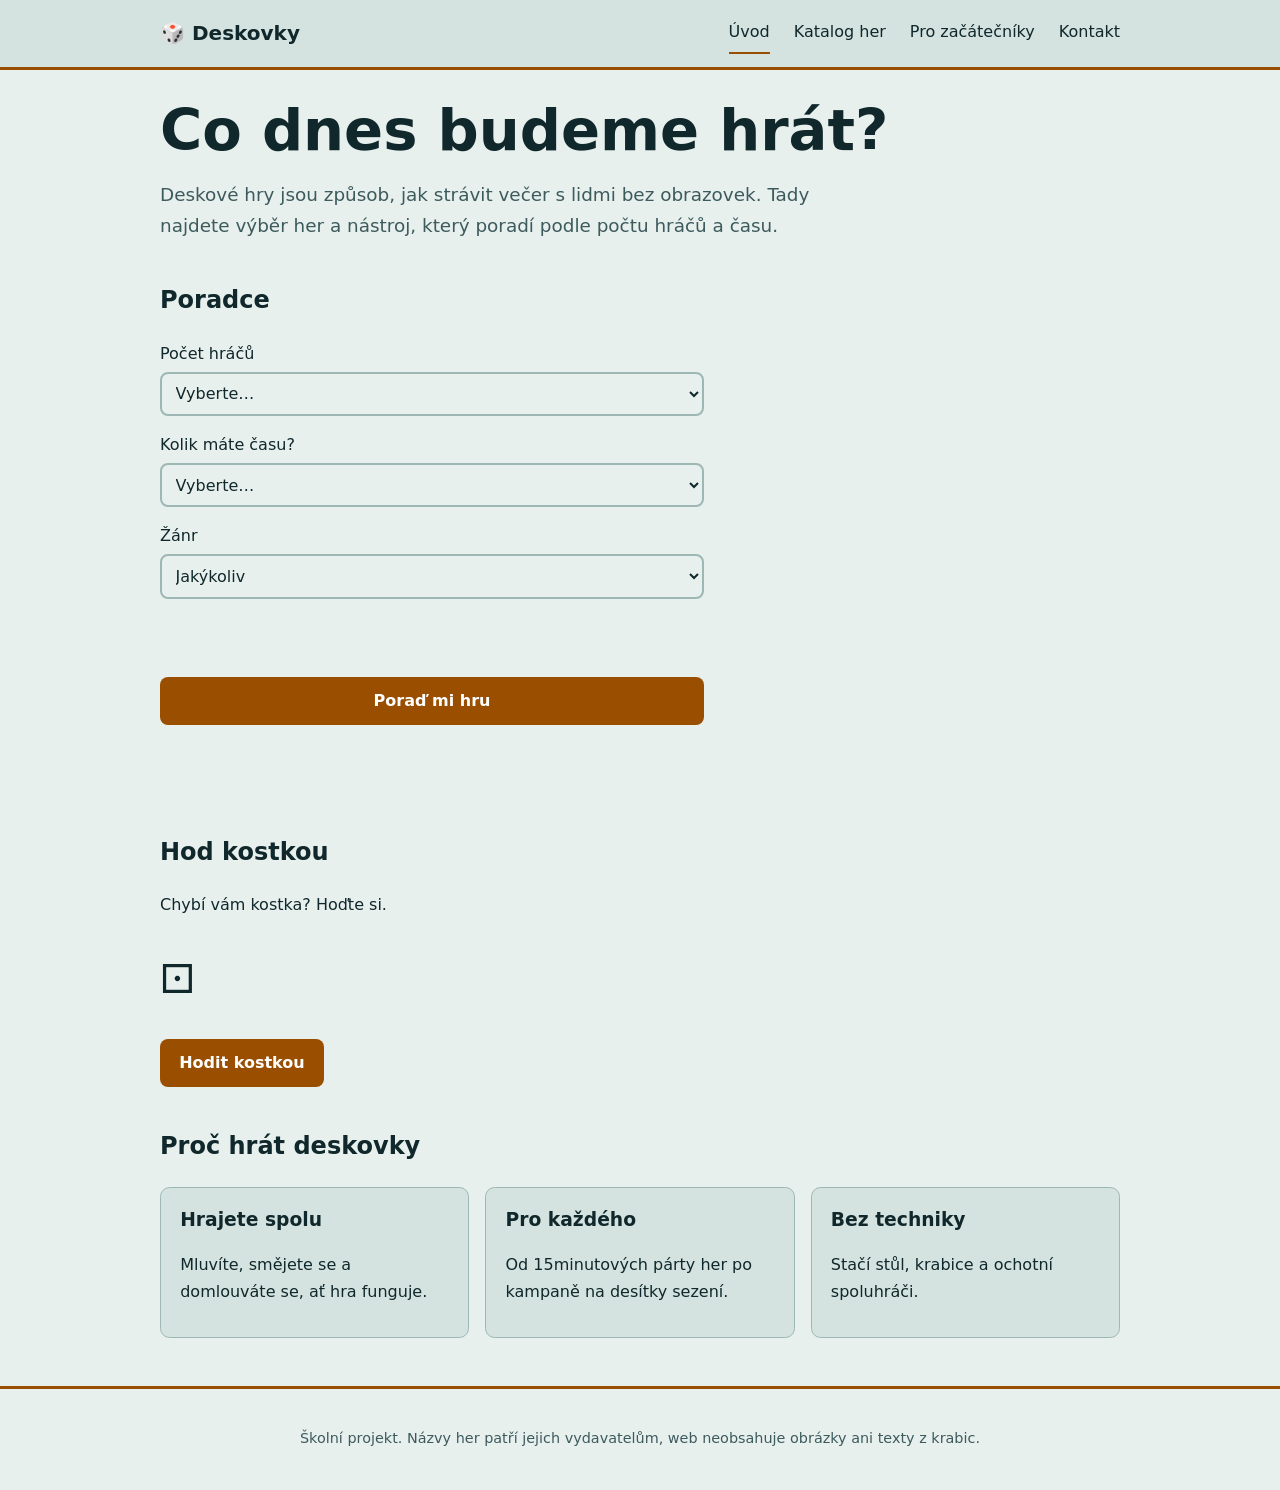
<file: index.html>
<!DOCTYPE html>
<html lang="cs">
<head>
<meta charset="UTF-8">
<meta name="viewport" content="width=device-width, initial-scale=1">
<title>Úvod – Deskovky</title>
<meta name="description" content="Přehled deskových her, výběr hry podle počtu hráčů a času a základní tipy pro začátečníky.">
<link rel="stylesheet" href="style.css">
<script src="script.js" defer></script>
</head>
<body>
<a class="skip" href="#obsah">Přeskočit na obsah</a>
<header>
<div class="bar">
<a class="logo" href="index.html">🎲 Deskovky</a>
<button id="menu-btn" type="button" aria-expanded="false" aria-controls="menu">Menu</button>
<nav id="menu" aria-label="Hlavní navigace">
<ul>
<li><a href="index.html" aria-current="page">Úvod</a></li>
<li><a href="hry.html">Katalog her</a></li>
<li><a href="zacatecnici.html">Pro začátečníky</a></li>
<li><a href="kontakt.html">Kontakt</a></li>
</ul>
</nav>
</div>
</header>
<main id="obsah">
<h1>Co dnes budeme hrát?</h1>
<p class="lead">Deskové hry jsou způsob, jak strávit večer s lidmi bez obrazovek. Tady najdete výběr her a nástroj, který poradí podle počtu hráčů a času.</p>

<h2>Poradce</h2>
<form id="picker" novalidate>
<label for="players">Počet hráčů
<select id="players"><option value="">Vyberte…</option><option>1</option><option>2</option><option>3</option><option>4</option><option>5</option><option>6</option></select>
</label>
<label for="time">Kolik máte času?
<select id="time"><option value="">Vyberte…</option><option value="30">Do 30 minut</option><option value="60">Do hodiny</option><option value="240">Klidně celý večer</option></select>
</label>
<label for="pick-genre">Žánr
<select id="pick-genre"><option value="">Jakýkoliv</option></select>
</label>
<p class="err" id="pick-err" role="alert"></p>
<button type="submit">Poraď mi hru</button>
</form>
<p class="out" id="pick-out" aria-live="polite"></p>

<h2>Hod kostkou</h2>
<p>Chybí vám kostka? Hoďte si.</p>
<p class="die" id="die" aria-hidden="true">⚀</p>
<button type="button" id="roll">Hodit kostkou</button>
<p id="roll-out" aria-live="polite"></p>

<h2>Proč hrát deskovky</h2>
<div class="grid cols">
<article class="card"><h3>Hrajete spolu</h3><p>Mluvíte, smějete se a domlouváte se, ať hra funguje.</p></article>
<article class="card"><h3>Pro každého</h3><p>Od 15minutových párty her po kampaně na desítky sezení.</p></article>
<article class="card"><h3>Bez techniky</h3><p>Stačí stůl, krabice a ochotní spoluhráči.</p></article>
</div>
</main>
<footer>
<p>Školní projekt. Názvy her patří jejich vydavatelům, web neobsahuje obrázky ani texty z krabic.</p>
</footer>
</body>
</html>
</file>
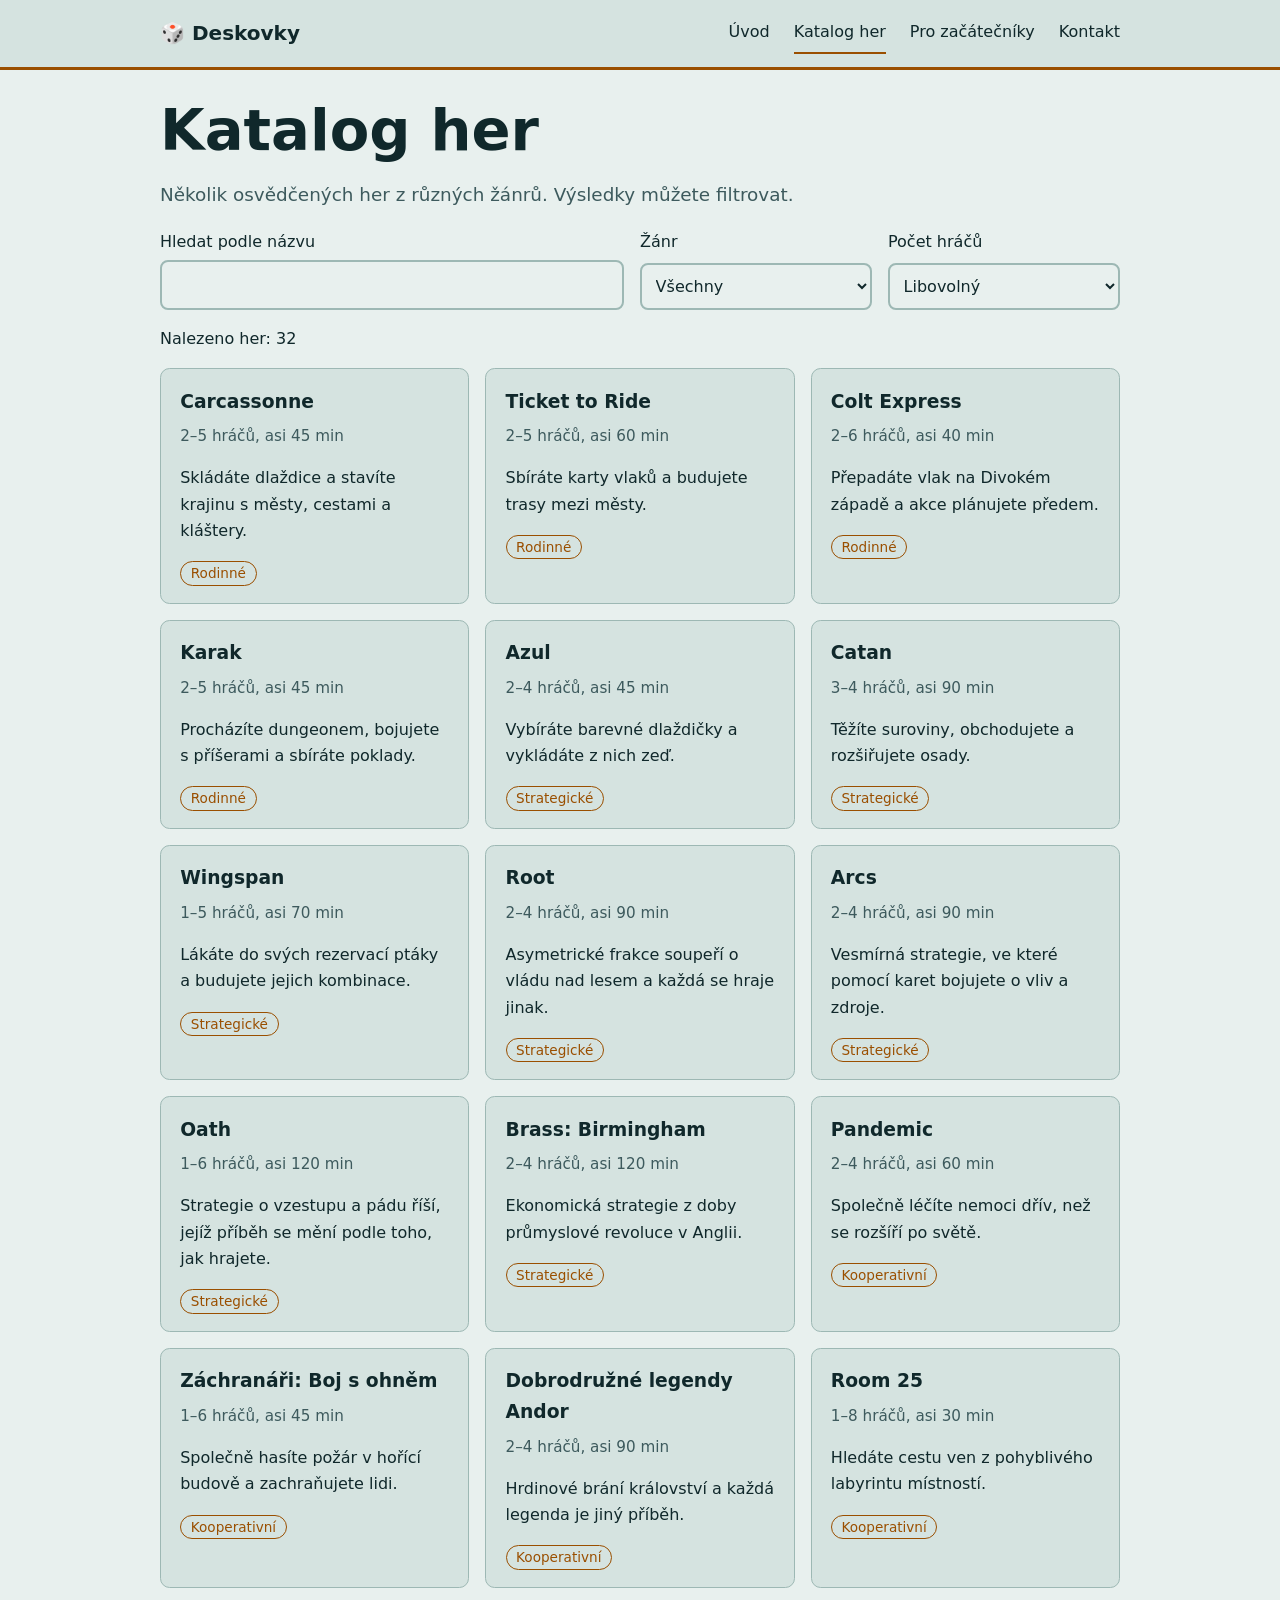
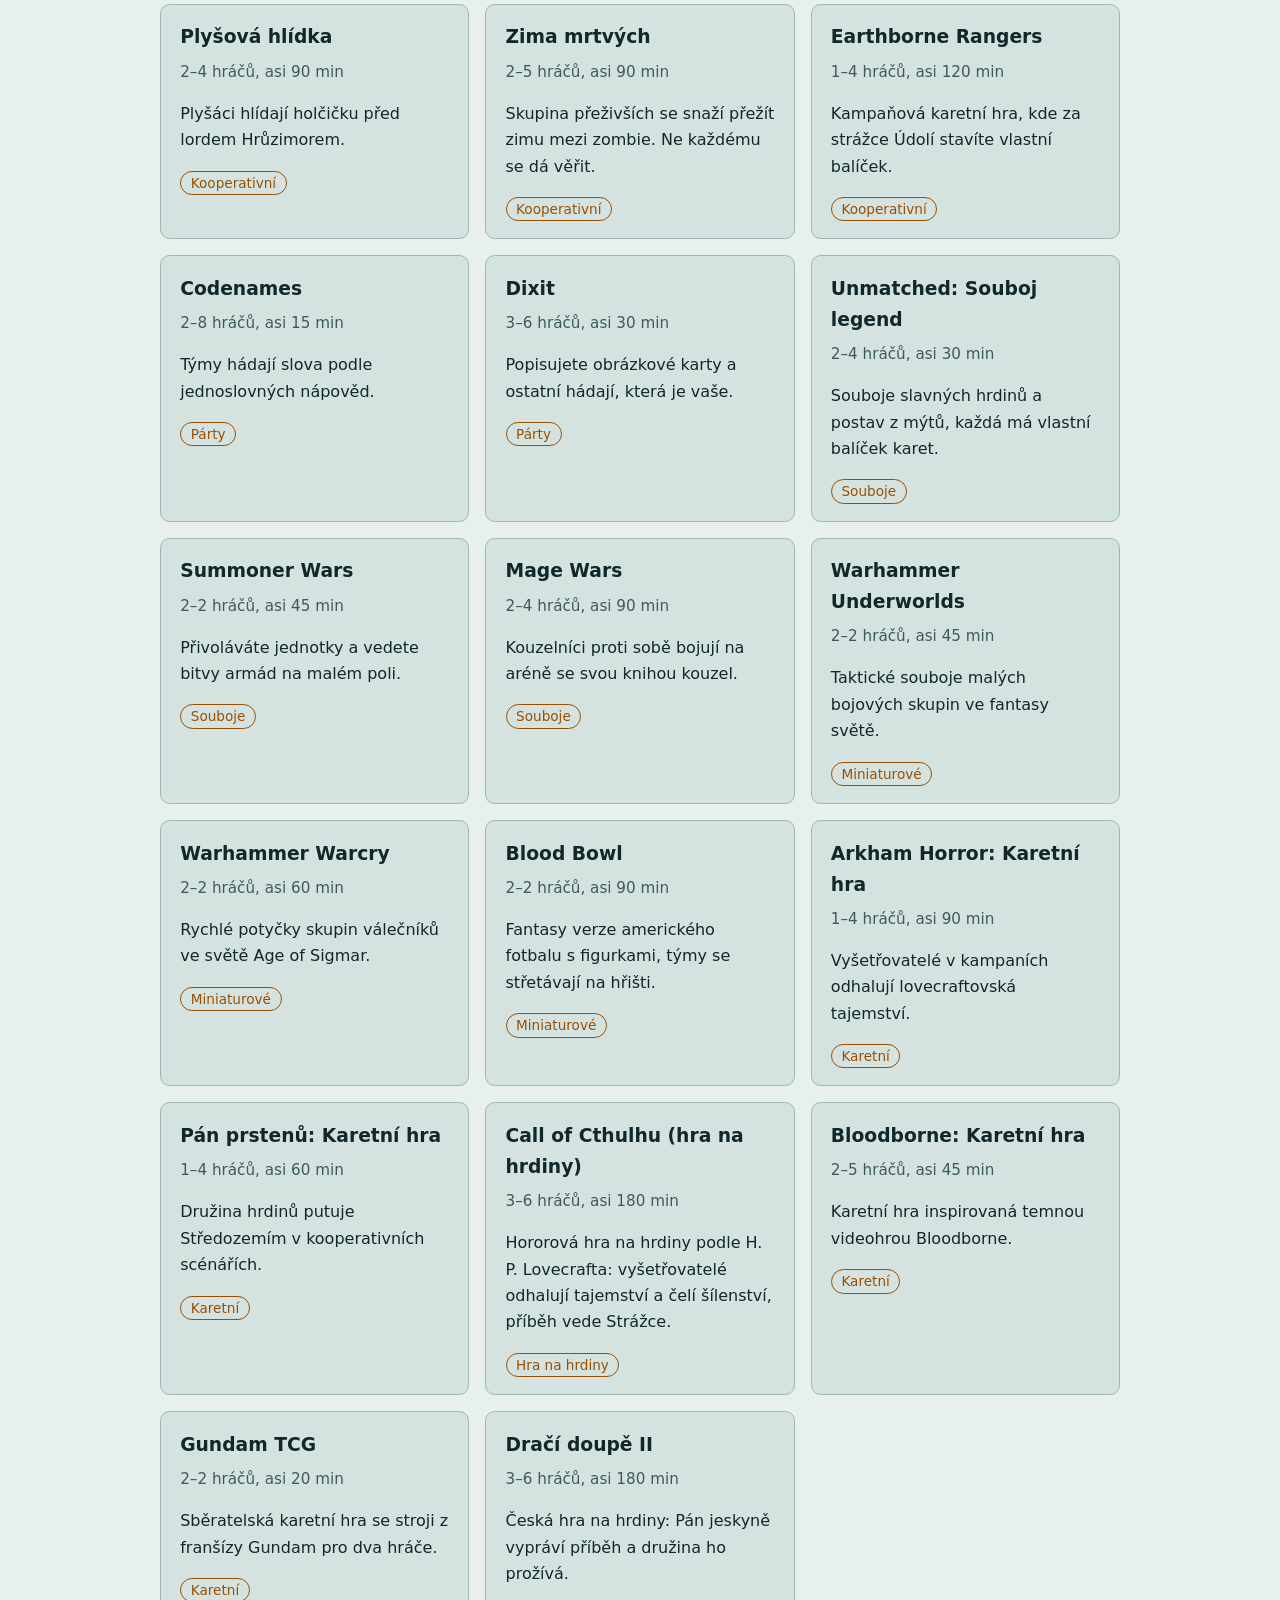
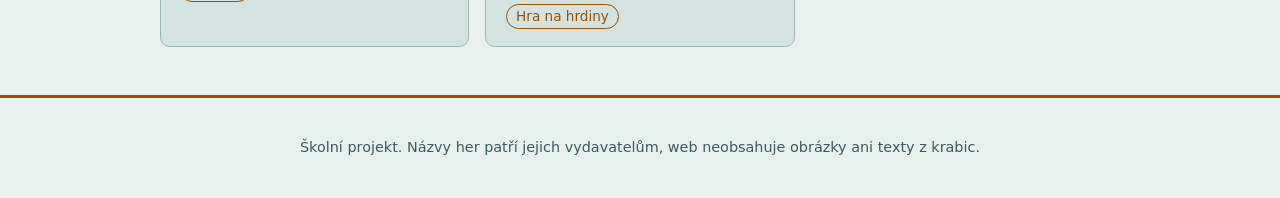
<file: hry.html>
<!DOCTYPE html>
<html lang="cs">
<head>
<meta charset="UTF-8">
<meta name="viewport" content="width=device-width, initial-scale=1">
<title>Katalog her – Deskovky</title>
<meta name="description" content="Přehled deskových her, výběr hry podle počtu hráčů a času a základní tipy pro začátečníky.">
<link rel="stylesheet" href="style.css">
<script src="script.js" defer></script>
</head>
<body>
<a class="skip" href="#obsah">Přeskočit na obsah</a>
<header>
<div class="bar">
<a class="logo" href="index.html">🎲 Deskovky</a>
<button id="menu-btn" type="button" aria-expanded="false" aria-controls="menu">Menu</button>
<nav id="menu" aria-label="Hlavní navigace">
<ul>
<li><a href="index.html">Úvod</a></li>
<li><a href="hry.html" aria-current="page">Katalog her</a></li>
<li><a href="zacatecnici.html">Pro začátečníky</a></li>
<li><a href="kontakt.html">Kontakt</a></li>
</ul>
</nav>
</div>
</header>
<main id="obsah">
<h1>Katalog her</h1>
<p class="lead">Několik osvědčených her z různých žánrů. Výsledky můžete filtrovat.</p>
<div class="filters" role="search">
<label for="q">Hledat podle názvu<input id="q" type="search" autocomplete="off"></label>
<label for="genre">Žánr<select id="genre"><option value="">Všechny</option></select></label>
<label for="cnt">Počet hráčů<select id="cnt"><option value="">Libovolný</option><option>1</option><option>2</option><option>3</option><option>4</option><option>5</option><option>6</option></select></label>
</div>
<p id="count" aria-live="polite"></p>
<div id="list" class="grid cols"></div>
<template id="game-tpl">
<article class="card">
<h3></h3>
<p class="meta"></p>
<p class="desc"></p>
<span class="tag"></span>
</article>
</template>
</main>
<footer>
<p>Školní projekt. Názvy her patří jejich vydavatelům, web neobsahuje obrázky ani texty z krabic.</p>
</footer>
</body>
</html>
</file>
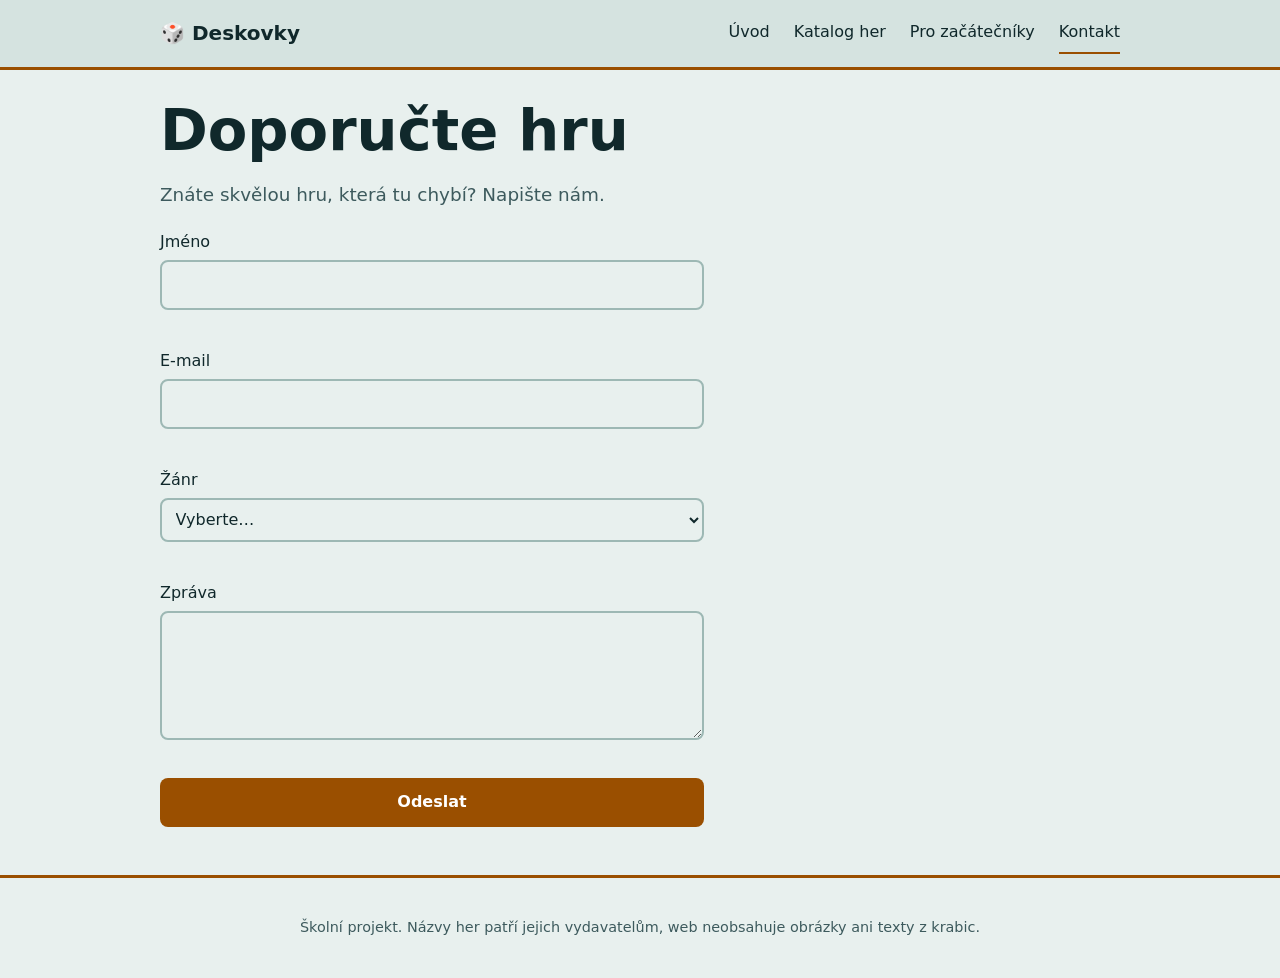
<file: kontakt.html>
<!DOCTYPE html>
<html lang="cs">
<head>
<meta charset="UTF-8">
<meta name="viewport" content="width=device-width, initial-scale=1">
<title>Kontakt – Deskovky</title>
<meta name="description" content="Přehled deskových her, výběr hry podle počtu hráčů a času a základní tipy pro začátečníky.">
<link rel="stylesheet" href="style.css">
<script src="script.js" defer></script>
</head>
<body>
<a class="skip" href="#obsah">Přeskočit na obsah</a>
<header>
<div class="bar">
<a class="logo" href="index.html">🎲 Deskovky</a>
<button id="menu-btn" type="button" aria-expanded="false" aria-controls="menu">Menu</button>
<nav id="menu" aria-label="Hlavní navigace">
<ul>
<li><a href="index.html">Úvod</a></li>
<li><a href="hry.html">Katalog her</a></li>
<li><a href="zacatecnici.html">Pro začátečníky</a></li>
<li><a href="kontakt.html" aria-current="page">Kontakt</a></li>
</ul>
</nav>
</div>
</header>
<main id="obsah">
<h1>Doporučte hru</h1>
<p class="lead">Znáte skvělou hru, která tu chybí? Napište nám.</p>
<form id="contact" novalidate>
<label for="name">Jméno<input id="name" autocomplete="name"><span class="err" id="e-name" role="alert"></span></label>
<label for="email">E-mail<input id="email" type="email" autocomplete="email"><span class="err" id="e-email" role="alert"></span></label>
<label for="fav">Žánr<select id="fav"><option value="">Vyberte…</option></select><span class="err" id="e-fav" role="alert"></span></label>
<label for="msg">Zpráva<textarea id="msg" rows="4"></textarea><span class="err" id="e-msg" role="alert"></span></label>
<button type="submit">Odeslat</button>
</form>
<p id="ok" class="card" hidden role="status"></p>
</main>
<footer>
<p>Školní projekt. Názvy her patří jejich vydavatelům, web neobsahuje obrázky ani texty z krabic.</p>
</footer>
</body>
</html>
</file>
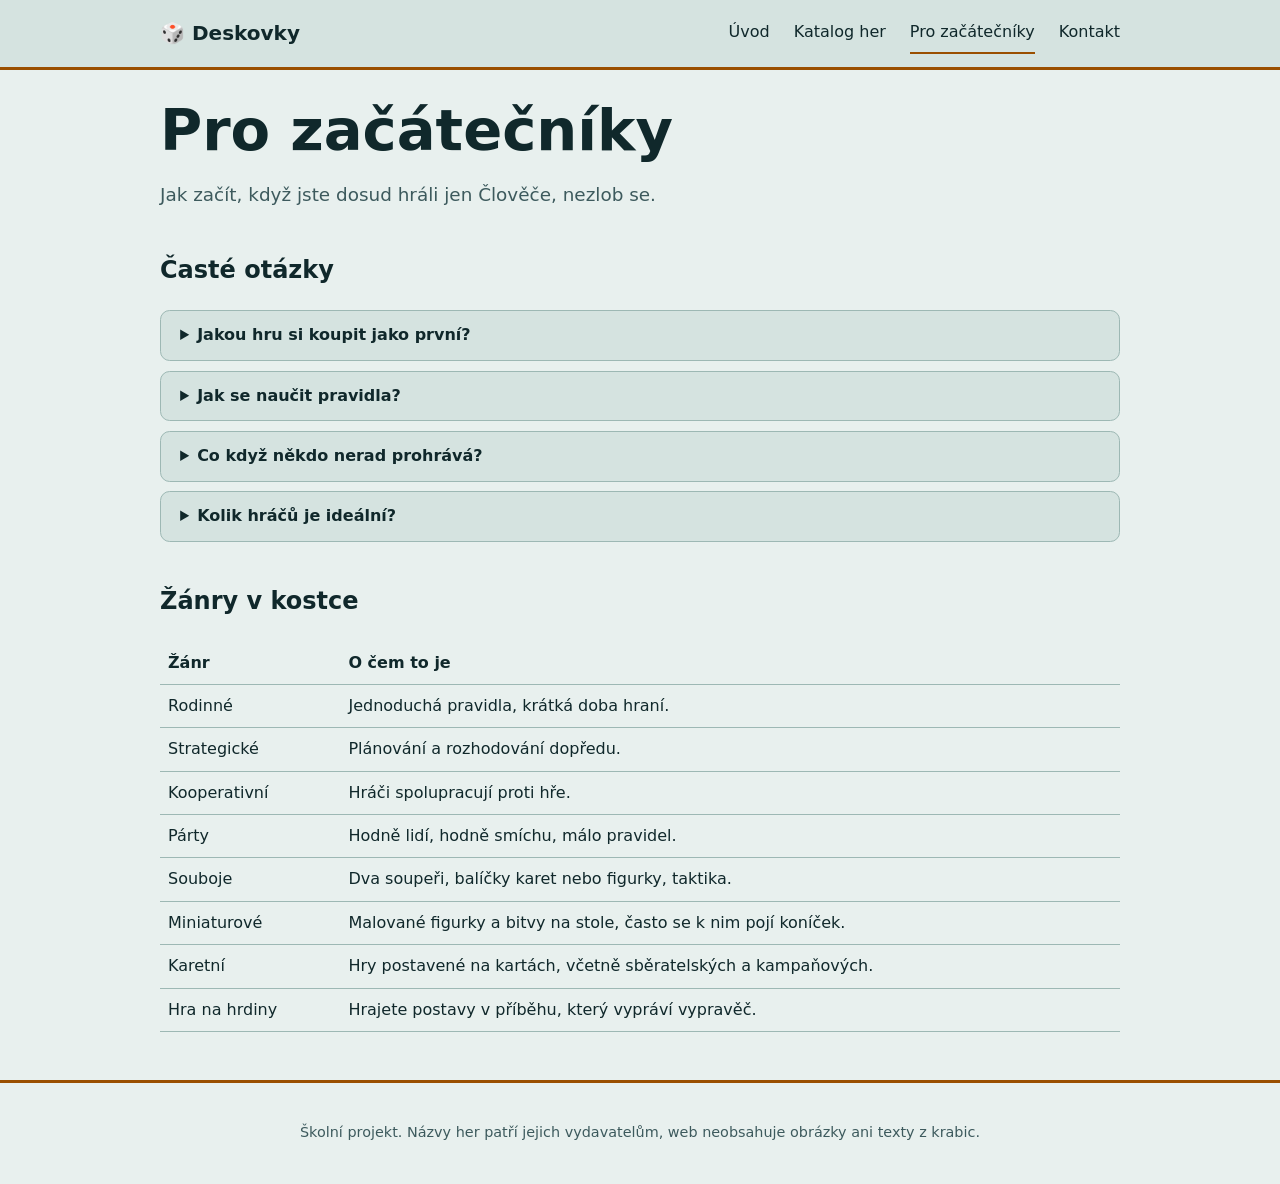
<file: zacatecnici.html>
<!DOCTYPE html>
<html lang="cs">
<head>
<meta charset="UTF-8">
<meta name="viewport" content="width=device-width, initial-scale=1">
<title>Pro začátečníky – Deskovky</title>
<meta name="description" content="Přehled deskových her, výběr hry podle počtu hráčů a času a základní tipy pro začátečníky.">
<link rel="stylesheet" href="style.css">
<script src="script.js" defer></script>
</head>
<body>
<a class="skip" href="#obsah">Přeskočit na obsah</a>
<header>
<div class="bar">
<a class="logo" href="index.html">🎲 Deskovky</a>
<button id="menu-btn" type="button" aria-expanded="false" aria-controls="menu">Menu</button>
<nav id="menu" aria-label="Hlavní navigace">
<ul>
<li><a href="index.html">Úvod</a></li>
<li><a href="hry.html">Katalog her</a></li>
<li><a href="zacatecnici.html" aria-current="page">Pro začátečníky</a></li>
<li><a href="kontakt.html">Kontakt</a></li>
</ul>
</nav>
</div>
</header>
<main id="obsah">
<h1>Pro začátečníky</h1>
<p class="lead">Jak začít, když jste dosud hráli jen Člověče, nezlob se.</p>
<h2>Časté otázky</h2>
<details><summary>Jakou hru si koupit jako první?</summary>
<p>Zvolte hru s krátkými pravidly a dobu hraní do hodiny. Dobrým začátkem bývají Carcassonne nebo Ticket to Ride.</p></details>
<details><summary>Jak se naučit pravidla?</summary>
<p>Nejlépe si pravidla přečtěte předem sami a ostatním je vysvětlete na pár minut. Nebo si najděte videonávod a první partii berte jako zkušební.</p></details>
<details><summary>Co když někdo nerad prohrává?</summary>
<p>Zkuste kooperativní hry, ve kterých hrajete všichni proti hře, například Pandemic.</p></details>
<details><summary>Kolik hráčů je ideální?</summary>
<p>Záleží na hře. Údaje o počtu hráčů najdete u každé hry v <a href="hry.html">katalogu</a>.</p></details>

<h2>Žánry v kostce</h2>
<div class="scroll"><table>
<thead><tr><th scope="col">Žánr</th><th scope="col">O čem to je</th></tr></thead>
<tbody>
<tr><td>Rodinné</td><td>Jednoduchá pravidla, krátká doba hraní.</td></tr>
<tr><td>Strategické</td><td>Plánování a rozhodování dopředu.</td></tr>
<tr><td>Kooperativní</td><td>Hráči spolupracují proti hře.</td></tr>
<tr><td>Párty</td><td>Hodně lidí, hodně smíchu, málo pravidel.</td></tr>
<tr><td>Souboje</td><td>Dva soupeři, balíčky karet nebo figurky, taktika.</td></tr>
<tr><td>Miniaturové</td><td>Malované figurky a bitvy na stole, často se k nim pojí koníček.</td></tr>
<tr><td>Karetní</td><td>Hry postavené na kartách, včetně sběratelských a kampaňových.</td></tr>
<tr><td>Hra na hrdiny</td><td>Hrajete postavy v příběhu, který vypráví vypravěč.</td></tr>
</tbody></table></div>
</main>
<footer>
<p>Školní projekt. Názvy her patří jejich vydavatelům, web neobsahuje obrázky ani texty z krabic.</p>
</footer>
</body>
</html>
</file>
<file: style.css>
/* Mobile-first, bez frameworků. Světlý/tmavý režim přes light-dark() */
:root{
  color-scheme:light dark;
  --bg:light-dark(#e8f0ee,#0f2a2e);
  --panel:light-dark(#d5e3e0,#173c41);
  --text:light-dark(#10282b,#e6f0ee);
  --muted:light-dark(#3d5a5d,#a8c2c0);
  --accent:light-dark(#9a4f00,#f2a63b);
  --line:light-dark(#9db8b4,#2f5a5f);
}
*{box-sizing:border-box}
html{scroll-behavior:smooth}
body{margin:0;background:var(--bg);color:var(--text);font:1rem/1.65 system-ui,-apple-system,"Segoe UI",sans-serif}
a{color:var(--accent)}
:focus-visible{outline:3px solid var(--accent);outline-offset:3px}
.skip{position:absolute;left:-999px}
.skip:focus{left:1rem;top:1rem;background:var(--panel);padding:.5rem;z-index:9}
header{background:var(--panel);border-bottom:3px solid var(--accent)}
.bar{max-width:62rem;margin:0 auto;padding:.8rem 1rem;display:flex;justify-content:space-between;align-items:center;flex-wrap:wrap;gap:.5rem}
.logo{font-weight:800;font-size:1.25rem;text-decoration:none;color:var(--text)}
#menu-btn{background:none;border:2px solid var(--accent);color:var(--text);border-radius:.5rem;padding:.4rem .8rem;font:inherit;cursor:pointer}
nav{width:100%}
nav[hidden]{display:none}
nav ul{list-style:none;margin:0;padding:0;display:grid;gap:.2rem}
nav a{display:block;padding:.4rem 0;color:var(--text);text-decoration:none;border-bottom:2px solid transparent}
nav a:hover,nav a[aria-current="page"]{border-color:var(--accent)}
main{max-width:62rem;margin:0 auto;padding:1.5rem 1rem 3rem}
h1{font-size:clamp(2rem,7vw,3.6rem);line-height:1.1;margin:.3rem 0 1rem}
h2{margin-top:2.5rem}
.lead{font-size:1.15rem;color:var(--muted);max-width:60ch}
.grid{display:grid;gap:1rem}
.card{background:var(--panel);border:1px solid var(--line);border-radius:.6rem;padding:1rem 1.2rem}
.card h3{margin:.1rem 0 .4rem}
.tag{display:inline-block;font-size:.85rem;border:1px solid var(--accent);color:var(--accent);border-radius:1rem;padding:0 .6rem;margin-right:.3rem}
.meta{color:var(--muted);font-size:.95rem;margin:.2rem 0 .6rem}
button{font:inherit;background:var(--accent);color:light-dark(#fff,#1b1200);border:0;border-radius:.5rem;padding:.7rem 1.2rem;font-weight:bold;cursor:pointer}
button:hover{filter:brightness(1.1)}
form,.filters{display:grid;gap:1rem;max-width:34rem}
label{display:grid;gap:.3rem}
input,select,textarea{font:inherit;padding:.6rem;border-radius:.5rem;border:2px solid var(--line);background:var(--bg);color:var(--text)}
[aria-invalid="true"]{border-color:#d9534f}
.err{color:light-dark(#a02622,#ff9a90);min-height:1.2em;font-size:.9rem}
.out{min-height:3rem;font-size:1.2rem;font-weight:600}
.die{font-size:2.5rem;line-height:1}
details{background:var(--panel);border:1px solid var(--line);border-radius:.6rem;padding:.7rem 1.2rem;margin:.6rem 0}
summary{cursor:pointer;font-weight:bold}
.scroll{overflow-x:auto}
table{border-collapse:collapse;width:100%}
th,td{text-align:left;padding:.5rem;border-bottom:1px solid var(--line)}
footer{border-top:3px solid var(--accent);padding:1.5rem 1rem;text-align:center;color:var(--muted);font-size:.9rem}
@media (min-width:768px){
  #menu-btn{display:none}
  nav,nav[hidden]{display:block;width:auto}
  nav ul{display:flex;gap:1.5rem}
  .grid.cols{grid-template-columns:repeat(2,1fr)}
  .filters{grid-template-columns:2fr 1fr 1fr;max-width:none}
}
@media (min-width:992px){.grid.cols{grid-template-columns:repeat(3,1fr)}}
@media (prefers-reduced-motion:reduce){html{scroll-behavior:auto}*{animation:none!important;transition:none!important}}
@media print{nav,#menu-btn,form,.filters{display:none}}
</file>
